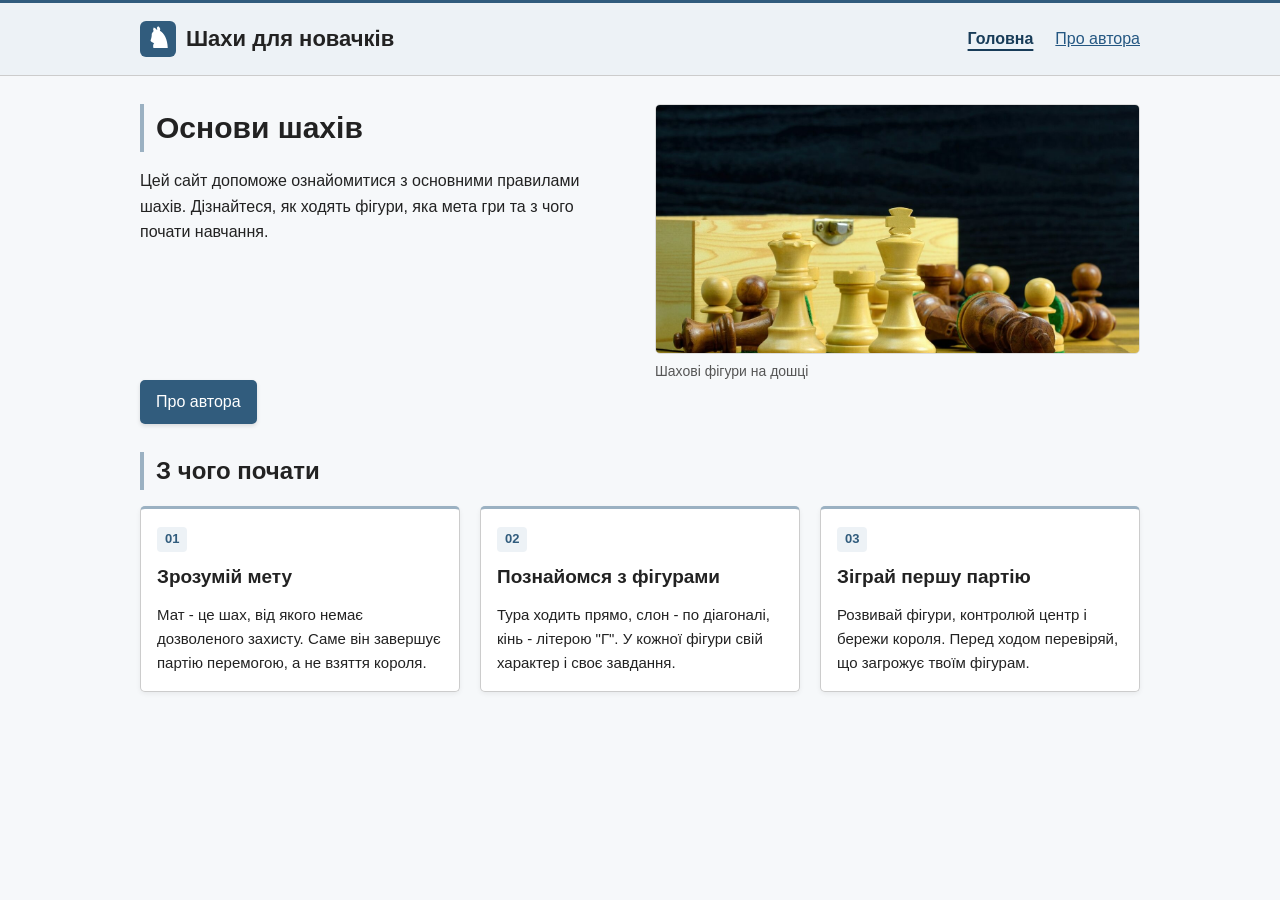
<file: index.html>
<!DOCTYPE html>
<html lang="uk">
<head>
  <meta charset="UTF-8">
  <meta name="viewport" content="width=device-width, initial-scale=1.0">
  <meta name="description" content="Шахи для новачків: мета гри, ходи фігур та перші кроки за шахівницею. Навчальний проєкт Нікіти Канівця.">
  <title>Шахи для новачків - Головна</title>
  <link rel="stylesheet" href="style.css">
</head>
<body>
  <a class="skip-link" href="#main">Перейти до вмісту</a>
  <header class="site-header">
    <div class="container header-inner">
      <a class="brand" href="index.html" aria-label="Шахи для новачків - головна"><span class="brand-icon" aria-hidden="true">♞</span>Шахи для новачків</a>
      <nav aria-label="Основна навігація">
        <a href="index.html" aria-current="page">Головна</a>
        <a href="about.html">Про автора </a>
      </nav>
    </div>
  </header>
  <main id="main" class="container">
    <section class="hero" aria-labelledby="hero-title">
      <div class="hero-copy">
        <h1 id="hero-title">Основи шахів</h1>
        <p class="hero-description">Цей сайт допоможе ознайомитися з основними правилами шахів. Дізнайтеся, як ходять фігури, яка мета гри та з чого почати навчання.</p>
        <div class="hero-actions">
          <a class="button button-primary" href="about.html">Про автора</a>
        </div>
        </div>
      <figure class="hero-visual">
        <img src="images/chess_pieces_tactics.jpg" alt="Світлі й темні шахові фігури на дерев’яній дошці" width="1626" height="1080">
        <figcaption>Шахові фігури на дошці</figcaption>
      </figure>
    </section>
    <section class="start-section" id="start" aria-labelledby="start-title">
      <div class="section-heading"><div><h2 id="start-title">З чого почати</h2></div></div>
      <div class="steps">
        <article class="step"><h3>Зрозумій мету</h3><p>Мат - це шах, від якого немає дозволеного захисту. Саме він завершує партію перемогою, а не взяття короля.</p></article>
        <article class="step"><h3>Познайомся з фігурами</h3><p>Тура ходить прямо, слон - по діагоналі, кінь - літерою "Г". У кожної фігури свій характер і своє завдання.</p></article>
        <article class="step"><h3>Зіграй першу партію</h3><p>Розвивай фігури, контролюй центр і бережи короля. Перед ходом перевіряй, що загрожує твоїм фігурам.</p></article>
      </div>
    </section>
  </main>
</body>
</html>
</file>
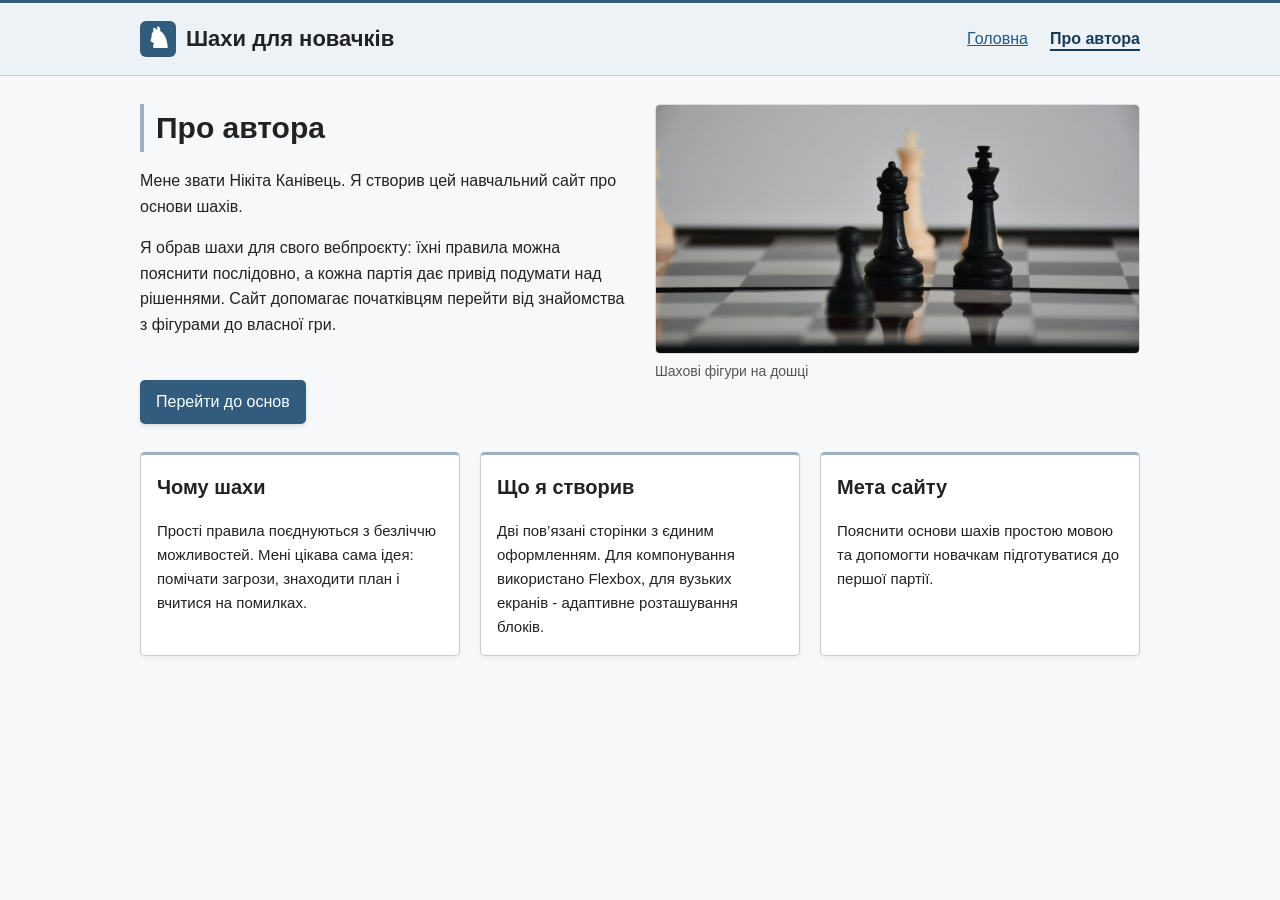
<file: about.html>
<!DOCTYPE html>
<html lang="uk">
<head>
  <meta charset="UTF-8">
  <meta name="viewport" content="width=device-width, initial-scale=1.0">
  <meta name="description" content="Про Нікіту Канівця та навчальний сайт Шахи для новачків.">
  <title>Про автора - Шахи для новачків</title>
  <link rel="stylesheet" href="style.css">
</head>
<body>
  <a class="skip-link" href="#main">Перейти до вмісту</a>
  <header class="site-header"><div class="container header-inner">
    <a class="brand" href="index.html" aria-label="Шахи для новачків - головна"><span class="brand-icon" aria-hidden="true">♞</span>Шахи для новачків</a>
    <nav aria-label="Основна навігація"><a href="index.html">Головна</a><a href="about.html" aria-current="page">Про автора </a></nav>
  </div></header>
  <main id="main" class="container about-main">
    <section class="hero about-hero" aria-labelledby="about-title">
      <div class="hero-copy">
        <h1 id="about-title">Про автора</h1>
        <p class="hero-description">Мене звати Нікіта Канівець. Я створив цей навчальний сайт про основи шахів.</p>
        <p class="about-description">Я обрав шахи для свого вебпроєкту: їхні правила можна пояснити послідовно, а кожна партія дає привід подумати над рішеннями. Сайт допомагає початківцям перейти від знайомства з фігурами до власної гри.</p>
        <div class="hero-actions"><a class="button button-primary" href="index.html#start">Перейти до основ</a></div>
      </div>
      <figure class="hero-visual about-visual"><img src="images/chess_king_strategy.jpg" alt="Чорний король та інші шахові фігури на дошці" width="1620" height="1080"><figcaption>Шахові фігури на дошці</figcaption></figure>
    </section>
    <section class="about-details" aria-label="Про тему та роботу над сайтом">
      <article><h2>Чому шахи</h2><p>Прості правила поєднуються з безліччю можливостей. Мені цікава сама ідея: помічати загрози, знаходити план і вчитися на помилках.</p></article>
      <article><h2>Що я створив</h2><p>Дві пов’язані сторінки з єдиним оформленням. Для компонування використано Flexbox, для вузьких екранів - адаптивне розташування блоків.</p></article>
      <article><h2>Мета сайту</h2><p>Пояснити основи шахів простою мовою та допомогти новачкам підготуватися до першої партії.</p></article>
    </section>
  </main>
</body>
</html>
</file>
<file: style.css>
* {
  box-sizing: border-box;
}
body {
  margin: 0;
  font-family: Arial, sans-serif;
  font-size: 16px;
  line-height: 1.6;
  color: #222;
  background: #fff;
}
.container {
  width: 90%;
  max-width: 1000px;
  margin: 0 auto;
}
a {
  color: #245782;
}
a:hover {
  text-decoration: none;
}
a:focus-visible {
  outline: 2px solid #245782;
  outline-offset: 4px;
}
.site-header {
  padding: 18px 0;
  background: #eee;
  border-bottom: 1px solid #ccc;
}
.header-inner, nav, .hero, .hero-actions, .steps,
.about-details {
  display: flex;
}
.header-inner {
  justify-content: space-between;
  align-items: center;
  gap: 20px;
}
.brand {
  color: #222;
  font-size: 22px;
  font-weight: bold;
  text-decoration: none;
}
nav {
  gap: 22px;
}
nav a[aria-current="page"] {
  font-weight: bold;
}
h1 {
  margin: 0 0 16px;
  font-size: 30px;
}
h2 {
  margin: 0 0 16px;
  font-size: 24px;
}
h3 {
  margin: 0 0 10px;
  font-size: 19px;
}
p {
  margin: 0 0 16px;
}
.hero {
  align-items: flex-start;
  gap: 30px;
  margin: 28px 0;
}
.hero-copy, .hero-visual {
  flex: 1;
  min-width: 0;
}
.hero-copy {
  display: flex;
  flex-direction: column;
  min-height: 320px;
}
.hero-visual {
  margin: 0;
}
.hero-visual img {
  display: block;
  width: 100%;
  height: 250px;
  object-fit: cover;
}
figcaption {
  margin-top: 6px;
  font-size: 14px;
  color: #555;
}
.hero-actions {
  margin-top: auto;
  align-items: center;
  flex-wrap: wrap;
  gap: 20px;
}
.button {
  display: inline-block;
  padding: 9px 16px;
  background: #315c7d;
  color: #fff;
  text-decoration: none;
}
.button:hover {
  background: #24445d;
}
.start-section {
  margin-bottom: 28px;
}
.steps, .about-details {
  gap: 20px;
}
.step, .about-details article {
  flex: 1;
  min-width: 0;
  padding: 16px;
  border: 1px solid #ccc;
  background: #fafafa;
}
.step p, .about-details p {
  margin-bottom: 0;
  font-size: 15px;
}
.about-details {
  margin-bottom: 28px;
}
.about-details h2 {
  font-size: 20px;
}
.skip-link {
  position: absolute;
  left: 10px;
  top: -60px;
  padding: 8px;
  background: #fff;
}
.skip-link:focus {
  top: 10px;
}
@media (max-width: 700px) {
  .header-inner, .hero, .steps, .about-details {
    flex-direction: column;
    align-items: stretch;
  }
  nav {
    flex-wrap: wrap;
    gap: 16px;
  }
  .hero {
    margin: 25px 0;
  }
  .hero-visual img {
    height: auto;
  }
}

.site-header {
  border-top: 3px solid #315c7d;
}
nav a[aria-current="page"] {
  color: #183c58;
  text-decoration-thickness: 2px;
  text-underline-offset: 5px;
}
.button, .step, .about-details article, .hero-visual img {
  border-radius: 5px;
}
.step, .about-details article {
  border-top: 3px solid #9bb1c2;
}
.hero-visual img {
  border: 1px solid #ddd;
}

.step, .about-details article {
  box-shadow: 0 2px 5px rgba(0, 0, 0, 0.06);
}
.button {
  box-shadow: 0 2px 4px rgba(0, 0, 0, 0.12);
}
.hero-copy h1, .section-heading h2 {
  border-left: 4px solid #9bb1c2;
  padding-left: 12px;
}
nav a:hover {
  color: #183c58;
  text-decoration: underline;
}

body {
  background: #f6f8fa;
}
.site-header {
  background: #edf2f6;
}
.brand {
  display: inline-flex;
  align-items: center;
  gap: 10px;
}
.brand-icon {
  display: inline-flex;
  align-items: center;
  justify-content: center;
  width: 36px;
  height: 36px;
  border-radius: 6px;
  background: #315c7d;
  color: #fff;
  font-family: Georgia, serif;
  font-size: 28px;
  line-height: 1;
}
.step, .about-details article {
  background: #fff;
}
.steps {
  counter-reset: step;
}
.step::before {
  counter-increment: step;
  content: "0" counter(step);
  display: inline-block;
  margin-bottom: 10px;
  padding: 2px 8px;
  border-radius: 4px;
  background: #edf2f6;
  color: #315c7d;
  font-size: 13px;
  font-weight: bold;
}

@media (max-width: 1000px) {
  .hero {
    flex-direction: column;
    align-items: stretch;
  }
  .hero-copy {
    min-height: 0;
  }
  .hero-actions {
    margin-top: 0;
  }
}
</file>
